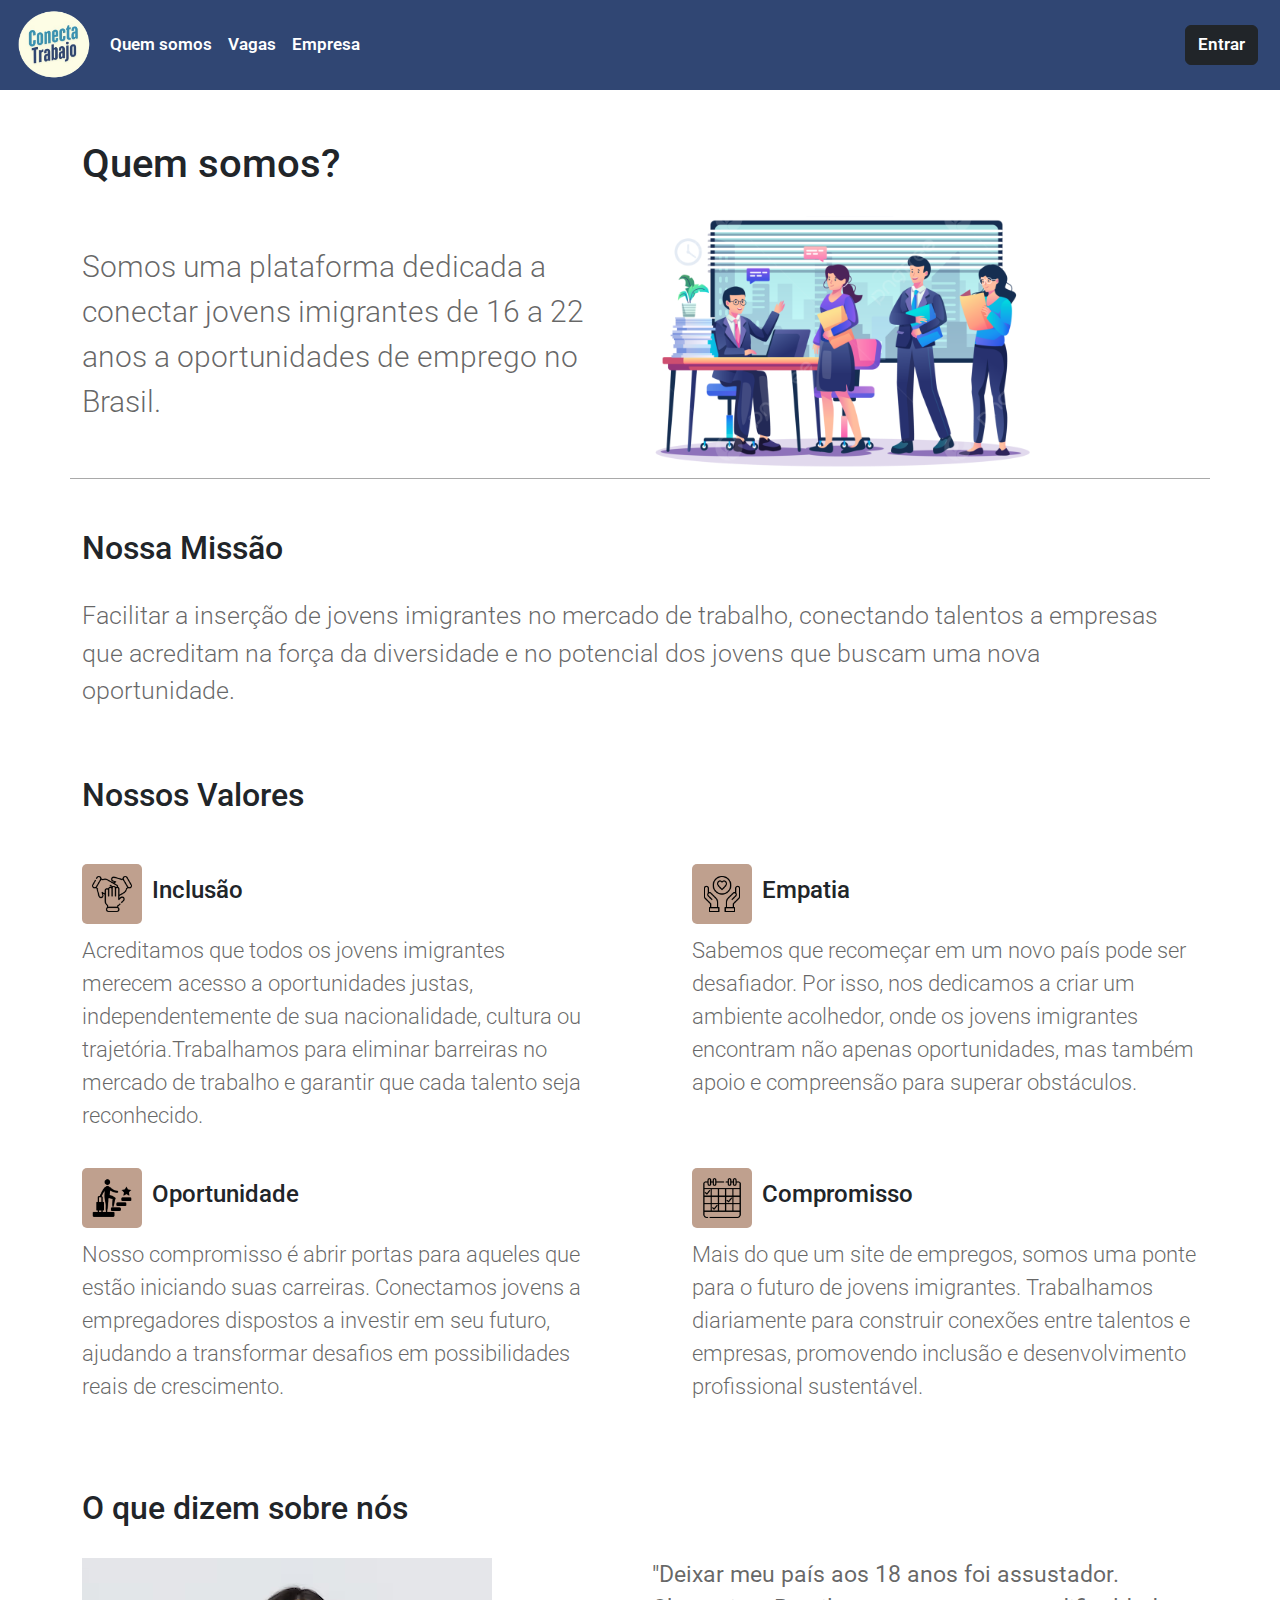
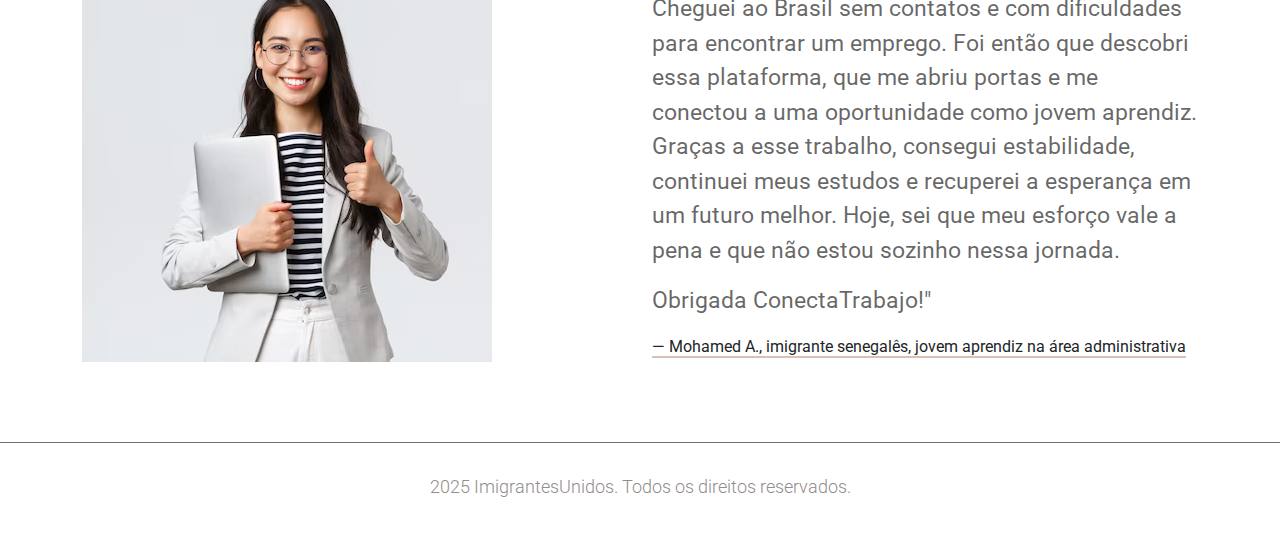
<file: index.html>
<!DOCTYPE html>
<html lang="pt-br">
<head>
    <meta charset="UTF-8">
    <meta name="viewport" content="width=device-width, initial-scale=1.0">
    <title>Document</title>
    <link href="https://cdn.jsdelivr.net/npm/bootstrap@5.3.3/dist/css/bootstrap.min.css" rel="stylesheet" integrity="sha384-QWTKZyjpPEjISv5WaRU9OFeRpok6YctnYmDr5pNlyT2bRjXh0JMhjY6hW+ALEwIH" crossorigin="anonymous">
    <link rel="stylesheet" href="tudo/style.css">
    <link rel="stylesheet" href="home/style.css">
</head>
<body>

    <header>
      <nav class="navbar  navbar-expand-lg">
          <div class="container-fluid">
            <img src="img/trabalho-gimp.png"
            alt="Bootstrap" width="80" height="70">
            <button class="navbar-toggler" type="button" data-bs-toggle="collapse" data-bs-target="#navbarSupportedContent" aria-controls="navbarSupportedContent" aria-expanded="false" aria-label="Toggle navigation">
              <span class="navbar-toggler-icon"></span>
            </button>
            <div class="collapse navbar-collapse" id="navbarSupportedContent">
              <ul class="navbar-nav me-auto mb-2 mb-lg-0">
                <li class="nav-item">
                  <a class="nav-link" aria-current="page" href="index.html">Quem somos</a>
                </li>
                <li class="nav-item">
                  <a class="nav-link" href="vagas.html">Vagas</a>
                </li>
                <li class="nav-item">
                  <a class="nav-link" href="empresa.html">Empresa</a>
                </li>
              </ul>
              <form class="d-flex" role="search">
                <a href="entrar.html"  class="btn btn-dark">Entrar</a>
              </form>
            </div>
          </div>
      </nav>
    </header>

    <main>
      <div class="container quem-somos">
          <div class="row">
              <h1>Quem somos?</h1>
          </div>
      </div>

      <div class="container comeco">
          <div class="row align-items-center">
              <p class="col-md-6">Somos uma plataforma dedicada a conectar jovens imigrantes de 16 a 22 anos a oportunidades de emprego no Brasil.</p>
              <div class="col-md-6">
                <img src="img/img-principal.png" alt="" class="img-comeco">
              </div>
          </div>
      </div>

      <div class="container missao">
          <div class="row">
              <h2>Nossa Missão</h2>
              <p>Facilitar a inserção de jovens imigrantes no mercado de trabalho, conectando talentos a empresas que acreditam na força da diversidade e no potencial dos jovens que buscam uma nova oportunidade.</p>
          </div>
      </div>

      <div class="container valores">
          <div class="row justify-content-between">
              <h2>Nossos Valores</h2>
              <div class="topicos-valores col-md-6">
                <div class="icones">
                  <img src="img/equipe.png" alt="">
                  <h4>Inclusão</h4>
                </div>
                <p>Acreditamos que todos os jovens imigrantes merecem acesso a oportunidades justas, independentemente de sua nacionalidade, cultura ou trajetória.Trabalhamos para eliminar barreiras no mercado de trabalho e garantir que cada talento seja reconhecido. </p>
              </div>
              <div class="topicos-valores col-md-6">
                <div class="icones">
                  <img src="img/empatia.png" alt="">
                  <h4>Empatia</h4>
                </div>
                <p>Sabemos que recomeçar em um novo país pode ser desafiador. Por isso, nos dedicamos a criar um ambiente acolhedor, onde os jovens imigrantes encontram não apenas oportunidades, mas também apoio e compreensão para superar obstáculos.</p>
              </div>
              <div class="topicos-valores col-md-6">
                <div class="icones">
                  <img src="img/conquista (1).png" alt="">
                  <h4>Oportunidade</h4>
                </div>
                <p> Nosso compromisso é abrir portas para aqueles que estão iniciando suas carreiras. Conectamos jovens a empregadores dispostos a investir em seu futuro, ajudando a transformar desafios em possibilidades reais de crescimento.</p>
              </div>
              <div class="topicos-valores col-md-6">
                <div class="icones">
                  <img src="img/compromisso.png" alt="">
                  <h4>Compromisso</h4>
                </div>
                <p> Mais do que um site de empregos, somos uma ponte para o futuro de jovens imigrantes. Trabalhamos diariamente para construir conexões entre talentos e empresas, promovendo inclusão e desenvolvimento profissional sustentável.</p>
              </div>
          </div>
      </div>

      <div class="container comentario">
        <div class="row align-items-">
          <h2 class="col-md-12">O que dizem sobre nós</h2>
          <div class="col-md-6">
            <img src="img/negp.png" alt="">
          </div>
          <div class="col-md-6">
            <p>"Deixar meu país aos 18 anos foi assustador. Cheguei ao Brasil sem contatos e com dificuldades para encontrar um emprego. Foi então que descobri essa plataforma, que me abriu portas e me conectou a uma oportunidade como jovem aprendiz. Graças a esse trabalho, consegui estabilidade, continuei meus estudos e recuperei a esperança em um futuro melhor. Hoje, sei que meu esforço vale a pena e que não estou sozinho nessa jornada.</p>
            <p>Obrigada ConectaTrabajo!"</p>
            <span>— Mohamed A., imigrante senegalês,
              jovem aprendiz na área administrativa
            </span>
          </div>
         </div>
      </div>
      
    </main>

    <footer>
        <div class="container">
            <div class="row">
                <p class="text-center">2025 ImigrantesUnidos. Todos os direitos reservados.</p>
            </div>
        </div>
    </footer>

      
    

    <script src="https://cdn.jsdelivr.net/npm/bootstrap@5.3.3/dist/js/bootstrap.bundle.min.js" integrity="sha384-YvpcrYf0tY3lHB60NNkmXc5s9fDVZLESaAA55NDzOxhy9GkcIdslK1eN7N6jIeHz" crossorigin="anonymous"></script>

</body>
</html>
</file>
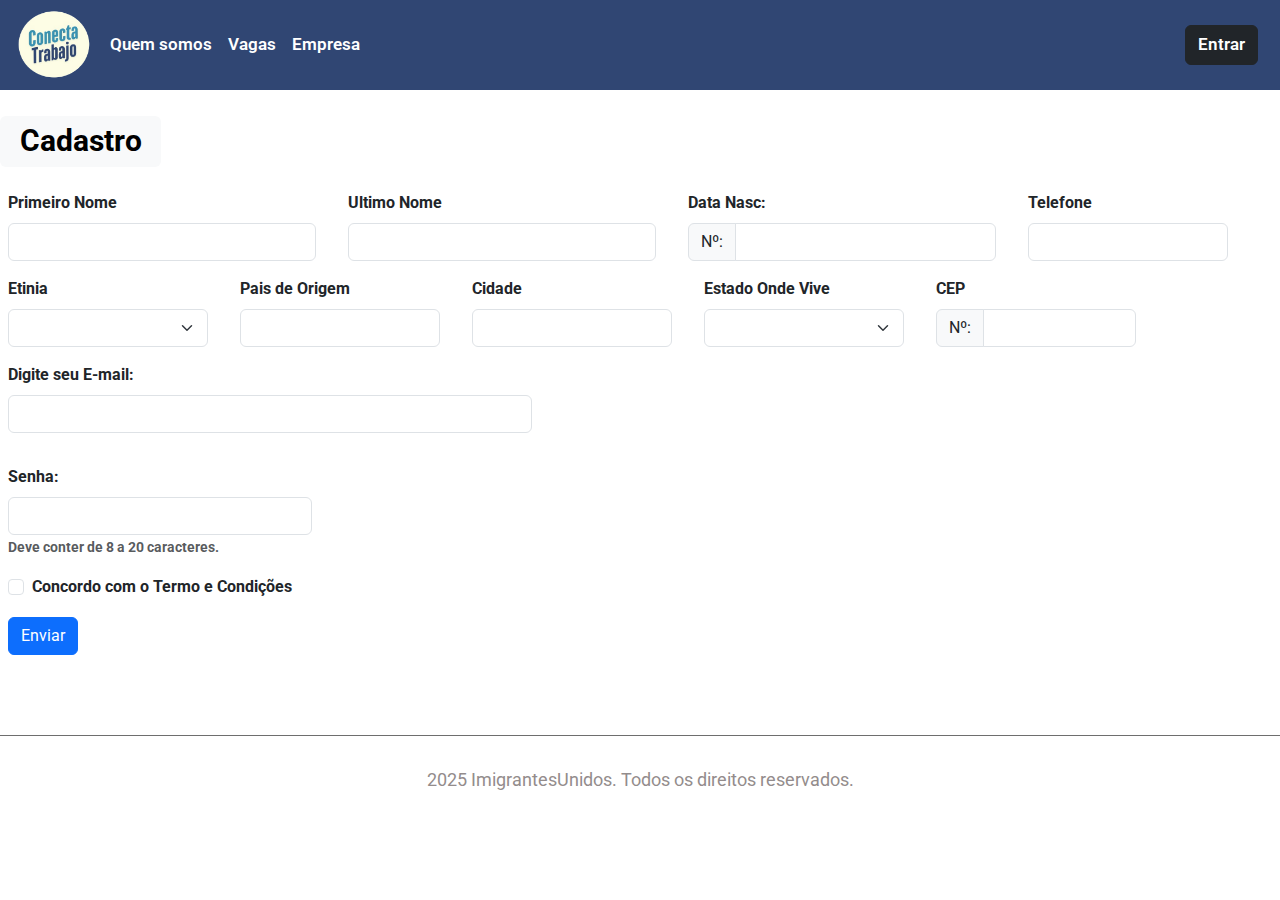
<file: cadastrar.html>
<!DOCTYPE html>
<html lang="pt-br">
<head>
    <meta charset="UTF-8">
    <meta name="viewport" content="width=device-width, initial-scale=1.0">
    <title>login</title>
    <link href="https://cdn.jsdelivr.net/npm/bootstrap@5.3.3/dist/css/bootstrap.min.css" rel="stylesheet" integrity="sha384-QWTKZyjpPEjISv5WaRU9OFeRpok6YctnYmDr5pNlyT2bRjXh0JMhjY6hW+ALEwIH" crossorigin="anonymous">
    <link rel="stylesheet" href="tudo/style.css">
    <style>
      body{
          text-align:justify;
          font-family: Arial, Helvetica, sans-serif;
          font-weight: bold;
      }
      footer{
        font-weight: 400;
      }
    </style>
</head>
<body>

    <header>
      <nav class="navbar  navbar-expand-lg">
        <div class="container-fluid">
          <img src="img/trabalho-gimp.png"
          alt="Bootstrap" width="80" height="70">
          <button class="navbar-toggler" type="button" data-bs-toggle="collapse" data-bs-target="#navbarSupportedContent" aria-controls="navbarSupportedContent" aria-expanded="false" aria-label="Toggle navigation">
            <span class="navbar-toggler-icon"></span>
          </button>
          <div class="collapse navbar-collapse" id="navbarSupportedContent">
            <ul class="navbar-nav me-auto mb-2 mb-lg-0">
              <li class="nav-item">
                <a class="nav-link" aria-current="page" href="index.html">Quem somos</a>
              </li>
              <li class="nav-item">
                <a class="nav-link" href="vagas.html">Vagas</a>
              </li>
              <li class="nav-item">
                <a class="nav-link" href="empresa.html">Empresa</a>
              </li>
            </ul>
            <form class="d-flex" role="search">
              <a href="entrar.html"  class="btn btn-dark">Entrar</a>
            </form>
          </div>
        </div>
      </nav>
    </header>

    <main>
      <br> <h1><span  class="badge text-bg-light">Cadastro</span></h1> <br>
                <form class="row g-3">
                  <div class="col-md-3 m-2">
                    <label for="validationDefault01" class="form-label">Primeiro Nome</label>
                    <input type="text" class="form-control" id="validationDefault01"  required>
                  </div>
                  <div class="col-md-3 m-2">
                    <label for="validationDefault02" class="form-label">Ultimo Nome</label>
                    <input type="text" class="form-control" id="validationDefault02"  required>
                  </div>
                  <div class="col-md-3 m-2">
                    <label for="validationDefaultCpf" class="form-label">Data Nasc:</label>
                    <div class="input-group">
                      <span class="input-group-text" id="inputGroupPrepend2">Nº:</span>
                      <input type="text" class="form-control" id="validationDefaultCpf" aria-describedby="inputGroupPrepend2" required>
                    </div>
                  </div>
                  <div class="col-md-2 m-2" >
                    <label for="validationDefaultTel" class="form-label">Telefone</label>
                    <input type="text" class="form-control" id="validationDefaultTel"  required>
                  </div>
                  <div class="col-md-2 m-2">
                      <label for="validationDefault04" class="form-label">Etinia</label>
                      <select class="form-select" id="validationDefault04" required>
                        <option selected disabled > </option>
                        <option>Branco</option>
                        <option>Pardo</option>
                        <option>Amarelo</option>
                        <option>Indigena</option>
                        <option>Negro</option>
                      </select>
                    </div>
                    <div class="col-md-2 m-2">
                      <label for="validationDefault03" class="form-label">Pais de Origem</label>
                      <input type="text" class="form-control" id="validationDefault03" required>
                    </div><br>
                  <div class="col-md-2 m-2">
                    <label for="validationDefault03" class="form-label">Cidade</label>
                    <input type="text" class="form-control" id="validationDefault03" required>
                  </div>
                  <div class="col-md-2 m-2">
                    <label for="validationDefault04" class="form-label">Estado Onde Vive</label>
                    <select class="form-select" id="validationDefault04" required>
                      <option selected disabled > </option>
                      <option>SP</option>
                      <option>RJ</option>
                      <option>SC</option>
                      <option>PR</option>
                      <option>CE</option>
                      <option>PE</option>
                      <option>MG</option>
                      <option>AM</option>
                      <option>BA</option>
                      <option>MT</option>
                      <option>PA</option>
                    </select>
                  </div>
                  <div class="col-md-2 m-2">
                    <label for="validationDefault05" class="form-label">CEP</label>
                    <div class="input-group">
                    <span class="input-group-text" id="inputGroupPrepend4">Nº:</span>
                    <input type="text" class="form-control" id="validationDefault05" required>
                  </div>
                  </div>
                  <div class="col-md-5 m-2">
                    <label for="validationDefaultEmail" class="form-label">Digite seu E-mail:</label>
                    <input type="text" class="form-control" id="validationDefaultEmail"  required>
                  </div>
                  <div class="row g-3 align-items-center">
                    <div class="col-md-3 m-2">
                      <label for="validationDefaultSenha" class="form-label">Senha:</label>
                      <input type="text" class="form-control" id="validationDefaultSenha"  required>
                      <span id="passwordHelpInline" class="form-text">
                        Deve conter de 8 a 20 caracteres.
                      </span>
                    </div>
                  </div>
                  <div class="col-12 m-2">
                    <div class="form-check">
                      <input class="form-check-input" type="checkbox" value="" id="invalidCheck2" required>
                      <label class="form-check-label" for="invalidCheck2">
                        Concordo com o Termo e Condições
                      </label>
                    </div>
                  </div>
                  <div class="col-12 m-2">
                    <button class="btn btn-primary" type="submit">Enviar</button>
                  </div>
                </form>
                <br>
                <br>
                <br>
    </main>

    <footer>
      <div class="container">
          <div class="row">
              <p class="text-center">2025 ImigrantesUnidos. Todos os direitos reservados.</p>
          </div>
      </div>
    </footer>
        
              
            
        
    <script src="https://cdn.jsdelivr.net/npm/bootstrap@5.3.3/dist/js/bootstrap.bundle.min.js" integrity="sha384-YvpcrYf0tY3lHB60NNkmXc5s9fDVZLESaAA55NDzOxhy9GkcIdslK1eN7N6jIeHz" crossorigin="anonymous"></script>        
</body>
</html>
</file>
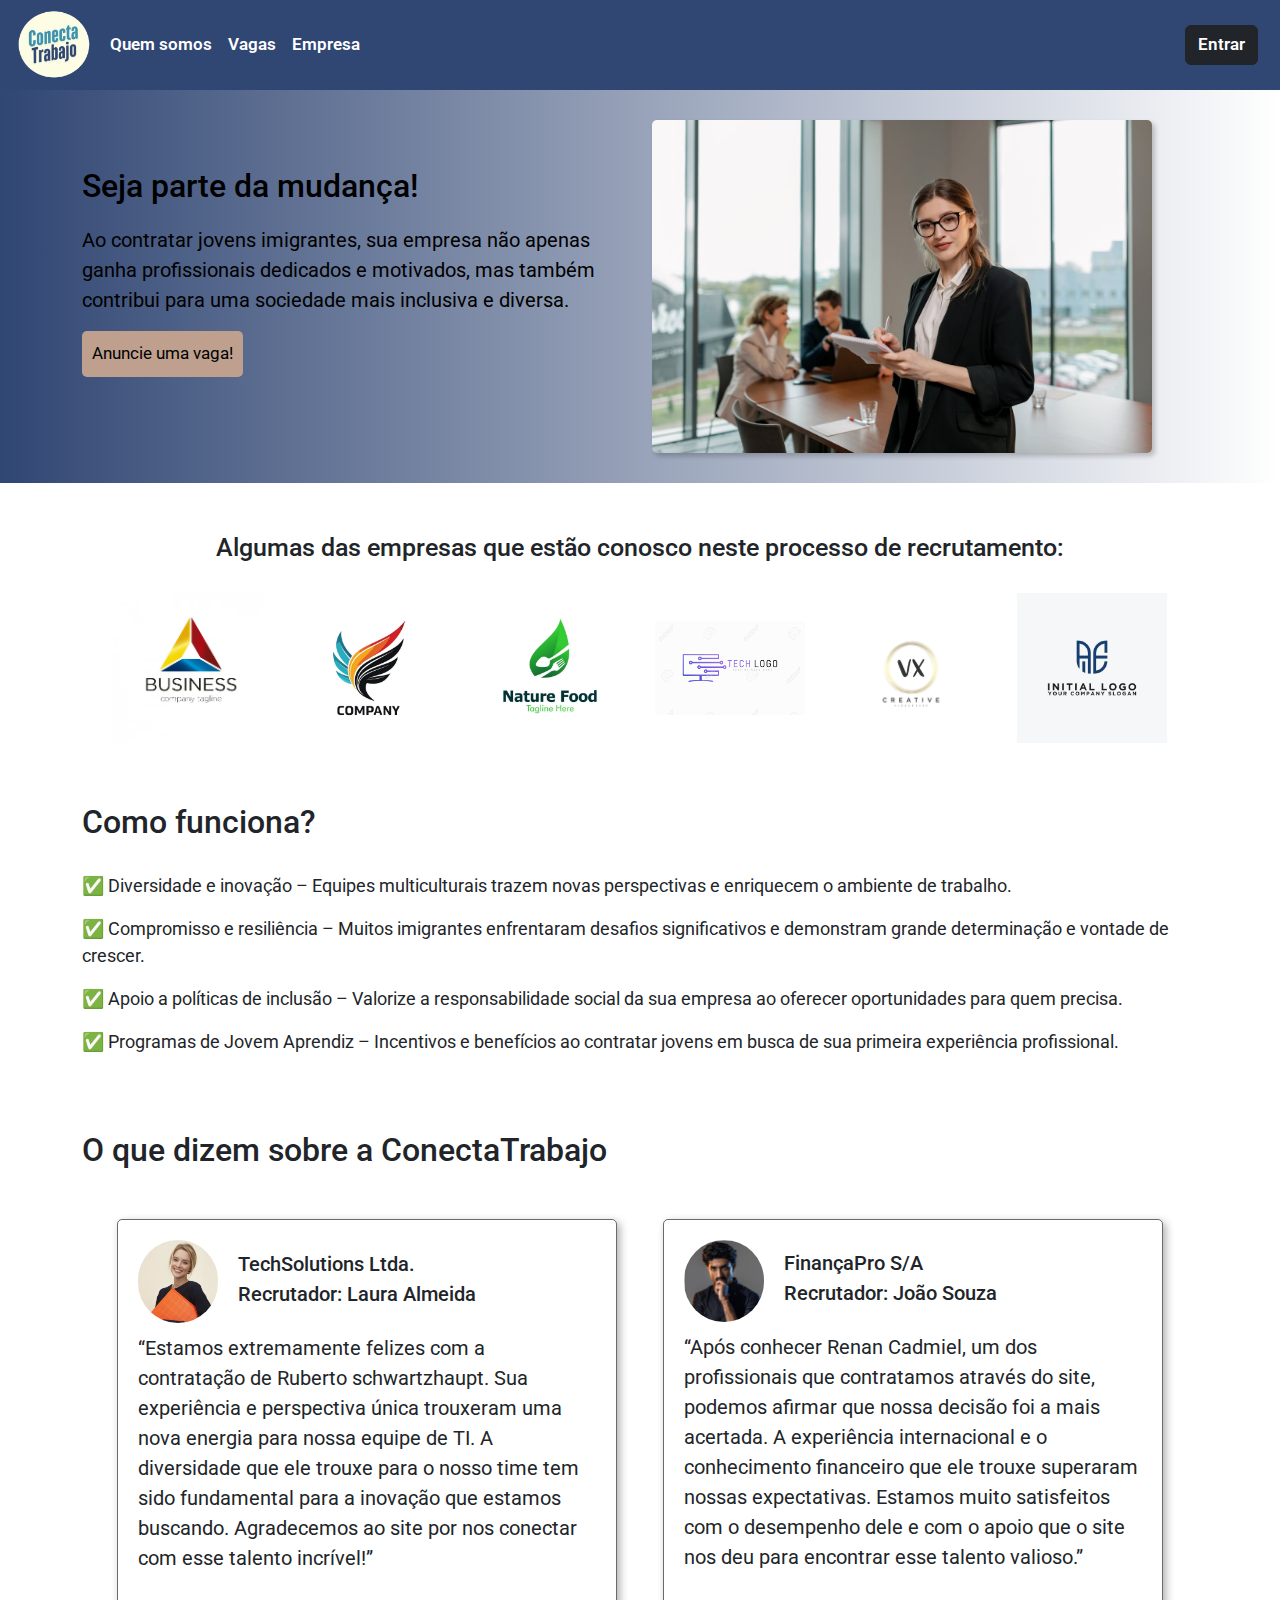
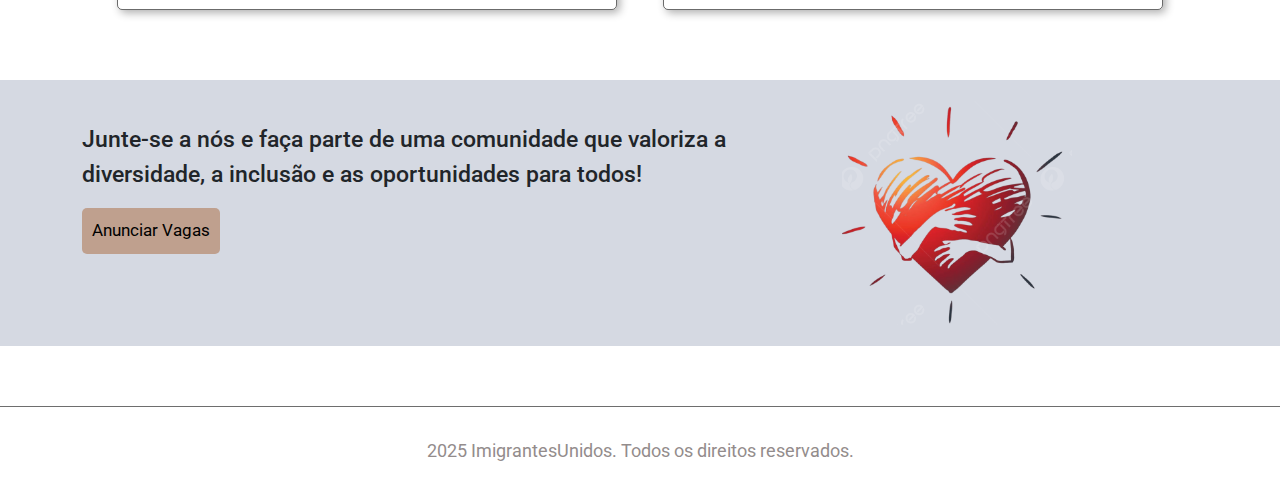
<file: empresa.html>
<!DOCTYPE html>
<html lang="pt-br">
<head>
    <meta charset="UTF-8">
    <meta name="viewport" content="width=device-width, initial-scale=1.0">
    <title>Document</title>
    <link href="https://cdn.jsdelivr.net/npm/bootstrap@5.3.3/dist/css/bootstrap.min.css" rel="stylesheet" integrity="sha384-QWTKZyjpPEjISv5WaRU9OFeRpok6YctnYmDr5pNlyT2bRjXh0JMhjY6hW+ALEwIH" crossorigin="anonymous">
    <link rel="stylesheet" href="tudo/style.css">
    <link rel="stylesheet" href="empresa/style.css">
</head>
<body>
    <header>
        <nav class="navbar  navbar-expand-lg">
            <div class="container-fluid">
              <img src="img/trabalho-gimp.png"
              alt="Bootstrap" width="80" height="70">
              <button class="navbar-toggler" type="button" data-bs-toggle="collapse" data-bs-target="#navbarSupportedContent" aria-controls="navbarSupportedContent" aria-expanded="false" aria-label="Toggle navigation">
                <span class="navbar-toggler-icon"></span>
              </button>
              <div class="collapse navbar-collapse" id="navbarSupportedContent">
                <ul class="navbar-nav me-auto mb-2 mb-lg-0">
                  <li class="nav-item">
                    <a class="nav-link" aria-current="page" href="index.html">Quem somos</a>
                  </li>
                  <li class="nav-item">
                    <a class="nav-link" href="vagas.html">Vagas</a>
                  </li>
                  <li class="nav-item">
                    <a class="nav-link" href="empresa.html">Empresa</a>
                  </li>
                </ul>
                <form class="d-flex" role="search">
                    <a href="entrar.html"  class="btn btn-dark">Entrar</a>
                </form>
              </div>
            </div>
        </nav>
    </header>

    <main>
        <div class="cor">
            <div class="container comeco">
                <div class="row align-items-center">
                    <div class="col-md-6">
                        <h2>Seja parte da mudança!</h2>
                        <p> Ao contratar jovens imigrantes, sua empresa não apenas ganha profissionais dedicados e motivados, mas também contribui para uma sociedade mais inclusiva e diversa.</p>
                        <input type="submit" value="Anuncie uma vaga!">
                    </div>
                    <div class="col-md-6"><img src="img/recru.jpg" alt=""></div>
                </div>
            </div>
        </div>

        <div class="container empresas">
            <div class="row">
                <h2>Algumas das empresas que estão conosco neste processo de recrutamento:
                </h2>
                <div class="logos">
                    <div><img src="img/logo-buiness.avif" alt=""></div>
                    <div><img src="img/logo-company.jpg" alt=""></div>
                    <div><img src="img/logo-food.jpg" alt=""></div>
                    <div><img src="img/tech-logo.png" alt=""></div>
                    <div><img src="img/creative-logo.jpg" alt=""></div>
                    <div><img src="img/logo-initial.jpg" alt=""></div>
                </div>
            </div>
        </div>

        <div class="container funciona">
            <div class="row">
                <h2>Como funciona?</h2>
                <p>✅ Diversidade e inovação – Equipes multiculturais trazem novas perspectivas e enriquecem o ambiente de trabalho.</p>
               <p>✅ Compromisso e resiliência – Muitos imigrantes enfrentaram desafios significativos e demonstram grande determinação e vontade de crescer.</p>
               <p>✅ Apoio a políticas de inclusão – Valorize a responsabilidade social da sua empresa ao oferecer oportunidades para quem precisa.</p>
               <p>✅ Programas de Jovem Aprendiz – Incentivos e benefícios ao contratar jovens em busca de sua primeira experiência profissional.</p>
            </div>
        </div>

        <div class="container comentarios">
            <div class="row">
                <h2>O que dizem sobre a ConectaTrabajo</h2>
                <div class="comentario-junto">
                    <div class="comentario">
                        <div class="foto-recrutador">
                            <img src="img/recruta1.jpg" alt="">
                            <p>TechSolutions Ltda. <br>
                                Recrutador: Laura Almeida
                            </p>
                        </div>
                        <p>“Estamos extremamente felizes com a contratação de Ruberto schwartzhaupt. Sua experiência e perspectiva única trouxeram uma nova energia para nossa equipe de TI. A diversidade que ele trouxe para o nosso time tem sido fundamental para a inovação que estamos buscando. Agradecemos ao site por nos conectar com esse talento incrível!”</p>
                    </div>
                    <div class="comentario">
                        <div class="foto-recrutador">
                            <img src="img/pexels-nkhajotia-1486064.jpg" alt="">
                            <p>FinançaPro S/A <br>
                                Recrutador: João Souza
                            </p>
                        </div>
                        <p>“Após conhecer Renan Cadmiel, um dos profissionais que contratamos através do site, podemos afirmar que nossa decisão foi a mais acertada. A experiência internacional e o conhecimento financeiro que ele trouxe superaram nossas expectativas. Estamos muito satisfeitos com o desempenho dele e com o apoio que o site nos deu para encontrar esse talento valioso.”</p>
                    </div>
                </div>
            </div>
        </div>

        <div class="cor-fim">
            <div class="container frase-final">
                <div class="row  justify-content-between align-items-center">
                    <div class="col-md-8 frase-anuncie">
                        <p>Junte-se a nós e faça parte de uma comunidade que valoriza a diversidade, a inclusão e as oportunidades para todos!</p>
                        <input type="submit" value="Anunciar Vagas">
                    </div>
                    <div class="col-md-4">
                        <img src="img/coracao2.png" alt="">
                    </div>
                </div>
            </div>
        </div>
     
    </main>


    <footer>
        <div class="container">
            <div class="row">
                <p class="text-center">2025 ImigrantesUnidos. Todos os direitos reservados.</p>
            </div>
        </div>
    </footer>


    <script src="https://cdn.jsdelivr.net/npm/bootstrap@5.3.3/dist/js/bootstrap.bundle.min.js" integrity="sha384-YvpcrYf0tY3lHB60NNkmXc5s9fDVZLESaAA55NDzOxhy9GkcIdslK1eN7N6jIeHz" crossorigin="anonymous"></script>

</body>
</html>
</file>
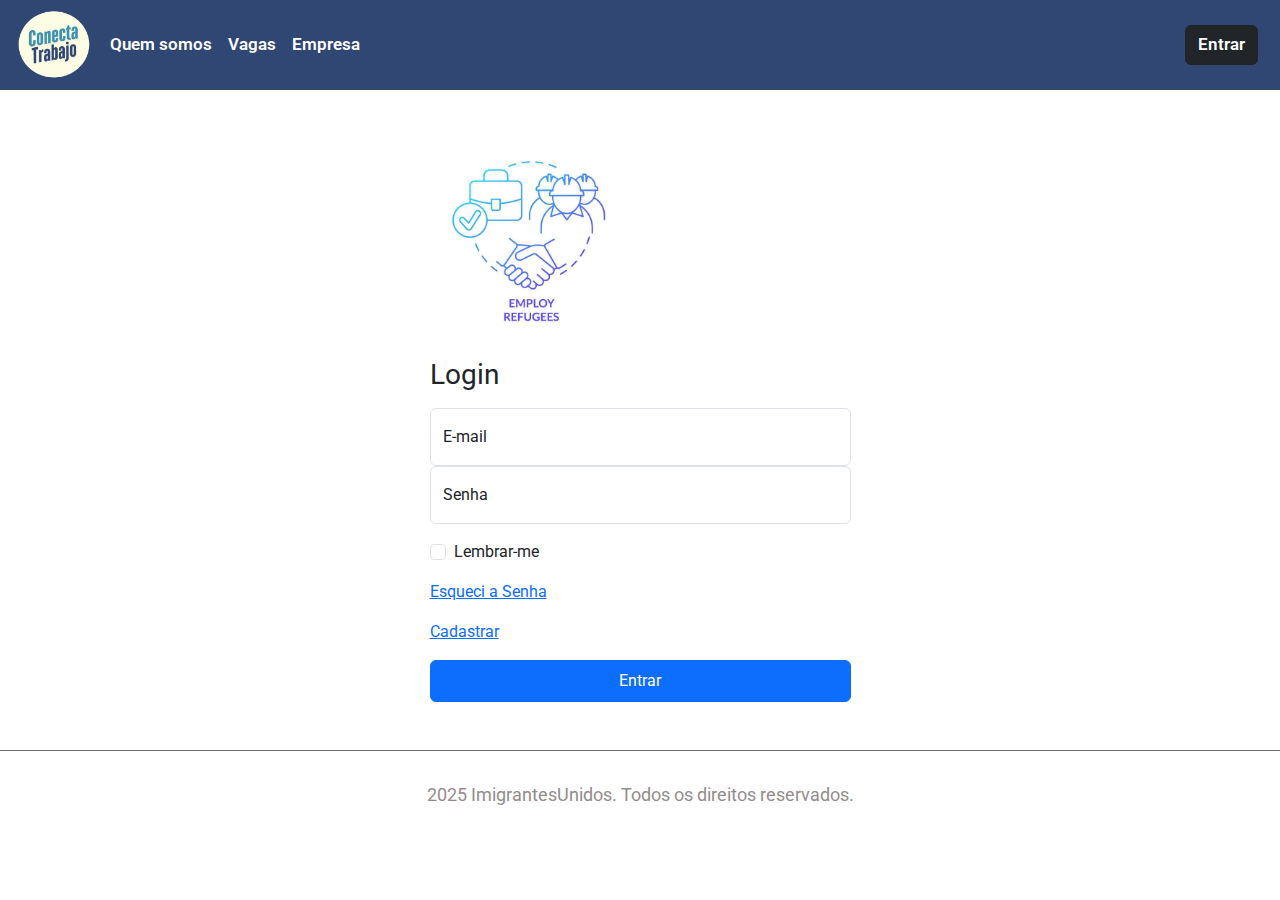
<file: entrar.html>
<!DOCTYPE html>
<html lang="pt-br">
<head>
    <meta charset="UTF-8">
    <meta name="viewport" content="width=device-width, initial-scale=1.0">
    <title>login</title>
    <link href="https://cdn.jsdelivr.net/npm/bootstrap@5.3.3/dist/css/bootstrap.min.css" rel="stylesheet" integrity="sha384-QWTKZyjpPEjISv5WaRU9OFeRpok6YctnYmDr5pNlyT2bRjXh0JMhjY6hW+ALEwIH" crossorigin="anonymous">
    <link rel="stylesheet" href="tudo/style.css">
    <style>
      .img_login{
           margin-bottom: 20px;
      }
    </style>
</head>
<body >

    <header>
      <nav class="navbar  navbar-expand-lg">
        <div class="container-fluid">
          <img src="img/trabalho-gimp.png"
          alt="Bootstrap" width="80" height="70">
          <button class="navbar-toggler" type="button" data-bs-toggle="collapse" data-bs-target="#navbarSupportedContent" aria-controls="navbarSupportedContent" aria-expanded="false" aria-label="Toggle navigation">
            <span class="navbar-toggler-icon"></span>
          </button>
          <div class="collapse navbar-collapse" id="navbarSupportedContent">
            <ul class="navbar-nav me-auto mb-2 mb-lg-0">
              <li class="nav-item">
                <a class="nav-link" aria-current="page" href="index.html">Quem somos</a>
              </li>
              <li class="nav-item">
                <a class="nav-link" href="vagas.html">Vagas</a>
              </li>
              <li class="nav-item">
                <a class="nav-link" href="empresa.html">Empresa</a>
              </li>
            </ul>
            <form class="d-flex" role="search">
              <a href="entrar.html"  class="btn btn-dark">Entrar</a>
            </form>
          </div>
        </div>
    </nav>
    </header>

    <main>
      <div class="container p-5">
          <div class="row justify-content-center">
              <form class="col col-md-5">
                  <img src="img/imagem-login.jpg" class="img_login" height="200" width="200">
                  <h1 class="h3 mb-3 fw-normal"> Login</h1>
                  <div class="form-floating">
                      <input type="email" class="form-control" id="floatingInput" placeholder="your-email@gmail.com"/>
                      <label for="floatingInput">E-mail</label>
                  </div>
                  <div class="form-floating">
                      <input type="email" class="form-control" id="floatingInput" placeholder="senha"/>
                      <label for="floatingInput">Senha</label>
                  </div>
                  <div class="form-check text-start my-3">
                      <input type="checkbox" class="form-check-input" id="flexCheckDefault"/>
                      <label class="form-check-label" for="flexCheckDefault">Lembrar-me</label>
                  </div>
                  <p><a href="#" class="link-primary">Esqueci a Senha</a></p>
                  <p><a href="cadastrar.html" class="link-primary">Cadastrar</a></p>
                  <button class="btn btn-primary w-100 py-2">Entrar</button>
              </form>
      
          </div>
      </div>
    </main>

    <footer>
        <div class="container">
            <div class="row">
                <p class="text-center">2025 ImigrantesUnidos. Todos os direitos reservados.</p>
            </div>
        </div>
    </footer>

    <script src="https://cdn.jsdelivr.net/npm/bootstrap@5.3.3/dist/js/bootstrap.bundle.min.js" integrity="sha384-YvpcrYf0tY3lHB60NNkmXc5s9fDVZLESaAA55NDzOxhy9GkcIdslK1eN7N6jIeHz" crossorigin="anonymous"></script>

</body>
</html>
</file>
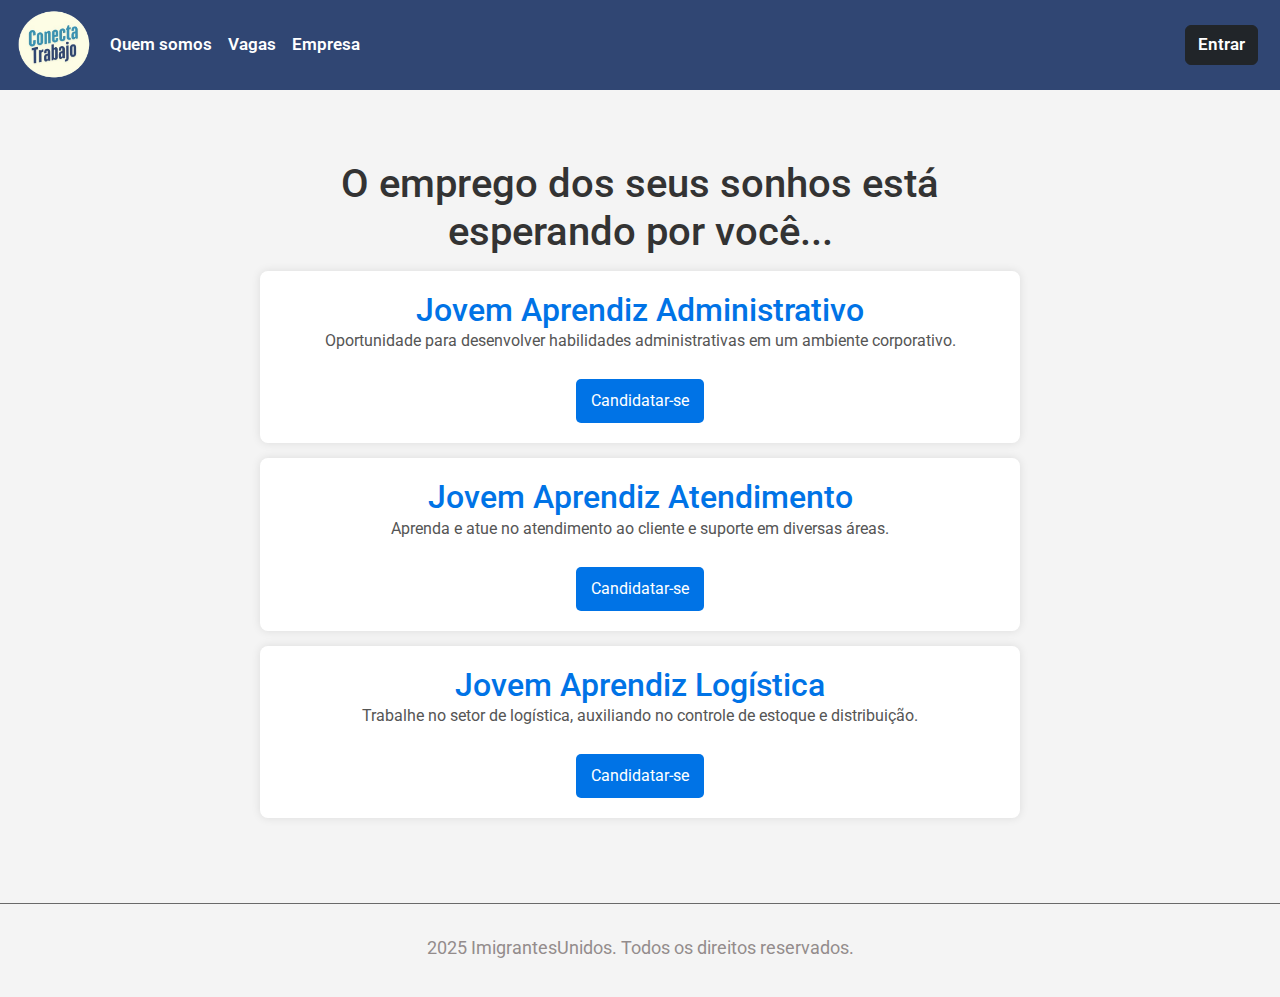
<file: vagas.html>
<!DOCTYPE html>
<html lang="pt-br">
<head>
    <meta charset="UTF-8">
    <meta name="viewport" content="width=device-width, initial-scale=1.0">
    <title>Document</title>
    <link href="https://cdn.jsdelivr.net/npm/bootstrap@5.3.3/dist/css/bootstrap.min.css" rel="stylesheet" integrity="sha384-QWTKZyjpPEjISv5WaRU9OFeRpok6YctnYmDr5pNlyT2bRjXh0JMhjY6hW+ALEwIH" crossorigin="anonymous">
    <link rel="stylesheet" href="vagas/style.css">
    <link rel="stylesheet" href="tudo/style.css">
</head>
<body>

    <header>
      <nav class="navbar  navbar-expand-lg">
          <div class="container-fluid">
            <img src="img/trabalho-gimp.png"
            alt="Bootstrap" width="80" height="70">
            <button class="navbar-toggler" type="button" data-bs-toggle="collapse" data-bs-target="#navbarSupportedContent" aria-controls="navbarSupportedContent" aria-expanded="false" aria-label="Toggle navigation">
              <span class="navbar-toggler-icon"></span>
            </button>
            <div class="collapse navbar-collapse" id="navbarSupportedContent">
              <ul class="navbar-nav me-auto mb-2 mb-lg-0">
                <li class="nav-item">
                  <a class="nav-link" aria-current="page" href="index.html">Quem somos</a>
                </li>
                <li class="nav-item">
                  <a class="nav-link" href="vagas.html">Vagas</a>
                </li>
                <li class="nav-item">
                  <a class="nav-link" href="empresa.html">Empresa</a>
                </li>
              </ul>
              <form class="d-flex" role="search">
                <a href="entrar.html"  class="btn btn-dark">Entrar</a>
              </form>
            </div>
          </div>
      </nav>
    </header>

    <main>
      <div class="container vagas">
          <h1>O emprego dos seus sonhos está esperando por você...</h1>
      
          <div class="vaga">
              <h2>Jovem Aprendiz Administrativo</h2>
              <p>Oportunidade para desenvolver habilidades administrativas em um ambiente corporativo.</p>
              <a href="#">Candidatar-se</a>
          </div>
      
          <div class="vaga">
              <h2>Jovem Aprendiz Atendimento</h2>
              <p>Aprenda e atue no atendimento ao cliente e suporte em diversas áreas.</p>
              <a href="#">Candidatar-se</a>
          </div>
      
          <div class="vaga">
              <h2>Jovem Aprendiz Logística</h2>
              <p>Trabalhe no setor de logística, auxiliando no controle de estoque e distribuição.</p>
              <a href="#">Candidatar-se</a>
          </div>
      </div>
    </main>

    <footer>
        <div class="container">
            <div class="row">
                <p class="text-center">2025 ImigrantesUnidos. Todos os direitos reservados.</p>
            </div>
        </div>
    </footer>

<script src="https://cdn.jsdelivr.net/npm/bootstrap@5.3.3/dist/js/bootstrap.bundle.min.js" integrity="sha384-YvpcrYf0tY3lHB60NNkmXc5s9fDVZLESaAA55NDzOxhy9GkcIdslK1eN7N6jIeHz" crossorigin="anonymous"></script>

</body>
</html>
</file>
<file: tudo/style.css>
@charset "utf-8";

@import url('https://fonts.googleapis.com/css2?family=Julius+Sans+One&family=Roboto:ital,wght@0,100..900;1,100..900&display=swap');

@import url('https://fonts.googleapis.com/css2?family=Roboto:ital,wght@0,100..900;1,100..900&display=swap'); 

*{
    font-family: "Roboto", serif;
}

:root{
    --cor1: #304673;
    --cor2: #0D0D0D;
    --cor3: #BFA08E;
}


.navbar{
    background-color: #304673;
    color: white;
    height: 90px;
}

.brand{
   text-decoration: none;
   font-family: "Julius Sans One", serif;
   background-color: rgba(0, 0, 0, 0.753);
   padding: 8px;
   border-radius: 10px;
}

.img-logo{
    border-radius: 10px;
   
}

.navbar a{
    color: white;
    font-weight: 600;
    font-size: 17px;
}

.navbar a:hover{
    color: white;
    text-decoration: underline;
}

.navbar a:visited{
    color: white;
}
.navbar-collapse{
    background-color: #304673;
    padding: 10px;
}


footer{
    border-top: 1px solid rgba(0, 0, 0, 0.568);
    padding: 30px 0px 20px 0px;
}

footer p{
    color: rgb(147, 140, 140);
    font-size: 18px;
}
</file>
<file: home/style.css>
@charset "UTF-8";

p{
    font-size: 25px;
    color: #0d0d0da2;
    font-weight: 300;
}

h2{
    margin-bottom: 30px;
}

.quem-somos h1{
    font-size: 30px;
}

.quem-somos{
    margin-top: 50px;
    margin-bottom: 20px;
}

.quem-somos h1{
    font-size: 40px;
}

.comeco{
    margin-bottom: 50px;
    padding-bottom: 10px;
    border-bottom: 1px solid rgba(0, 0, 0, 0.336);
}

.comeco p{
    font-size: 30px;
}

.img-comeco{
    max-width: 380px;
}

.valores{
    margin-top: 50px;
}

.valores h2{
    margin-bottom:50px;
}

.valores img{
    width: 60px;
    background-color: #BFA08E;
    padding: 10px;
    border-radius: 5px;
}

.topicos-valores{
   max-width: 530px;
   margin-bottom: 20px;
}

.topicos-valores p{
    font-size: 22px;
}

.icones{
    display: flex;
    align-items: center;
    gap: 10px;
    margin-bottom: 10px;
}

.comentario{
    margin-top: 50px;
    margin-bottom: 50px;
}

.comentario img{
    max-width: 500px;
    margin-bottom: 30px;
}

.comentario p{
    font-weight: 400;
    font-size: 23px;
}

.comentario span{
    border-bottom: 2px solid #bfa08ea4;
   
}

@media(max-width:992px){

    .comentario img{
        max-width: 350px;   
    }

    .comentario p{
        font-weight: 400;
        font-size: 19px;
       margin-left: 40px;
    }
    .comentario span{
        margin-left: 40px;
    }
}


@media (max-width:800px){
    .img-comeco{
        max-width: 350px;
    }

    .comeco p{
        font-size: 26px;
    }
}


@media(max-width:768px){

    .comentario img{
        max-width: 100%;   
    }

    .comentario p{
       margin-left: 0px;
    }

    .comentario span{
        margin-left: 0px;
    }
}
</file>
<file: empresa/style.css>
@charset "UTF-8";


.cor{
    padding-top: 30px;
    padding-bottom: 30px;
    background-image: linear-gradient(90deg,#304673,white);
}

.comeco p{
    font-size: 20px;
    color: black;
}

.comeco h2{
    color: black;
    margin-bottom: 20px;
}

.comeco input{
   background-color: #BFA08E;
    border: none;
    padding: 10px;
    font-size: 17px;
    color: rgb(0, 0, 0);
    border-radius: 5px;
    margin-bottom: 30px;
}

.comeco input:hover{
    background-color: #c08766;
}

.comeco img{
    max-width: 500px;
    border-radius: 5px;
    box-shadow: 3px 3px 5px rgba(0, 0, 0, 0.215);
}

.empresas{
    margin-top: 50px;
}

.empresas h2{
    margin-bottom: 30px;
    font-size: 25px;
    text-align: center;
}

.empresas img{
    width: 150px;
}

.logos{
    overflow: auto;
    display: flex;
    justify-content: space-evenly;
    align-items: center;
}

.funciona h2{
    margin: 60px 0px 30px 0px;
}

.funciona p{
    font-size: 18px;
}

.comentarios h2{
    margin: 60px 0px 40px 0px;
}

.comentario-junto{
    display: flex;
    justify-content: space-evenly;
}

.comentarios img{
    width: 80px;
    border-radius: 50px;
    margin-bottom: 10px;
}


.foto-recrutador{
    display: flex;
    gap: 20px;
    align-items: center;
}

.foto-recrutador p{
    font-weight: 500;
}

.comentario{
    padding: 20px;
    box-shadow: 3px 3px 8px rgba(0, 0, 0, 0.315);
    max-width: 500px;
    border-radius: 5px;
    border: 1px solid rgba(0, 0, 0, 0.582);
    margin: 10px;
}

.comentario p {
    font-size: 20px;
}

.avaliacao{
    font-weight: 400;
    font-size: 20px;
}

.cor-fim{
    background-color: #30467334;
    margin-top: 60px;
    margin-bottom: 60px;
    padding: 20px 10px 20px 10px;
}

.frase-anuncie p{
    font-weight: 500;
    font-size: 23px;
}

.frase-final img{
    max-width: 230px;
}

.frase-final input{
    background-color: #BFA08E;
     border: none;
     padding: 10px;
     font-size: 17px;
     color: rgb(0, 0, 0);
     border-radius: 5px;
     margin-bottom: 50px;
 }
 
 .frase-final input:hover{
     background-color: #c08766;
 }

 @media(max-width:1041px){
    .comeco img{
        max-width: 400px;
    }
}

@media(max-width:841px){
    .comeco img{
        max-width: 100%;
    }
}

 @media(max-width:992px){
    .comentario p {
        font-size: 17px;
    }
}


@media(max-width:768px){
    .comentario-junto{
        display: flex;
        flex-direction: column;
        justify-content: center;
    }

    .comentario{
        width: 100%;
    }

    .frase-final input{
        width: 100%;
        margin: auto;
        margin-top:20px;
        margin-bottom: 20px;
     }
 
     .frase-final img{
        display: flex;
         margin: auto;
         max-width: 200px;
     }
}


 @media(max-width:536px){
    .comentario{
        max-width: 400px;
        margin: auto;
        margin-bottom: 20px;
    }
 }
</file>
<file: vagas/style.css>
@charset "UTF-8";

body {
    margin: 0;
    padding: 0;
    background-color: #f4f4f4;
    text-align: center;
}

.navbar{
    text-align: start;
}

.vagas {
    max-width: 800px;
    margin: 50px auto;
    padding: 20px;
}

h1 {
    color: #333;
}

.vaga {
    background: white;
    padding: 20px;
    margin: 15px 0;
    border-radius: 8px;
    box-shadow: 0 0 10px rgba(0, 0, 0, 0.1);
}

.vaga h2 {
    margin: 0;
    color: #0073e6;
}

.vaga p {
    color: #555;
}

.vaga a {
    display: inline-block;
    margin-top: 10px;
    padding: 10px 15px;
    background: #0073e6;
    color: white;
    text-decoration: none;
    border-radius: 5px;
}

.vaga a:hover {
    background-color: #005bb5;
}
</file>
